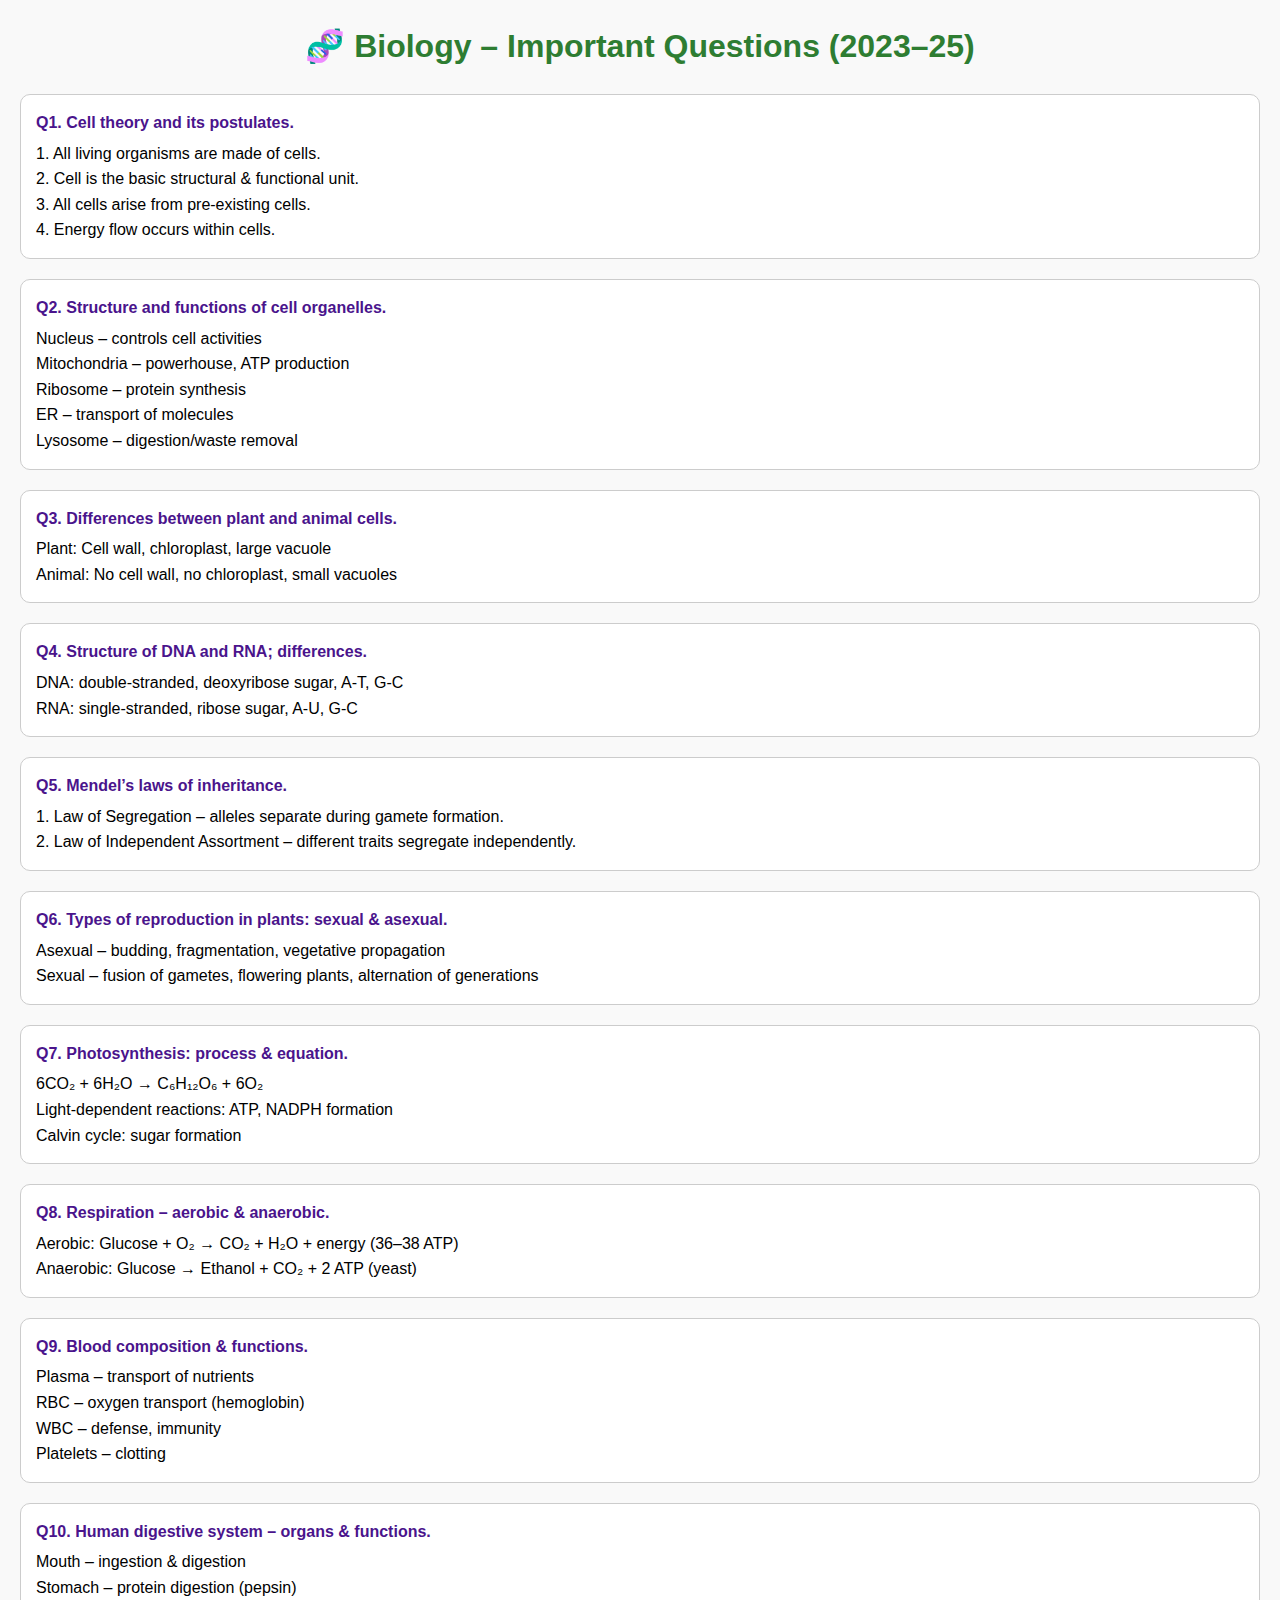
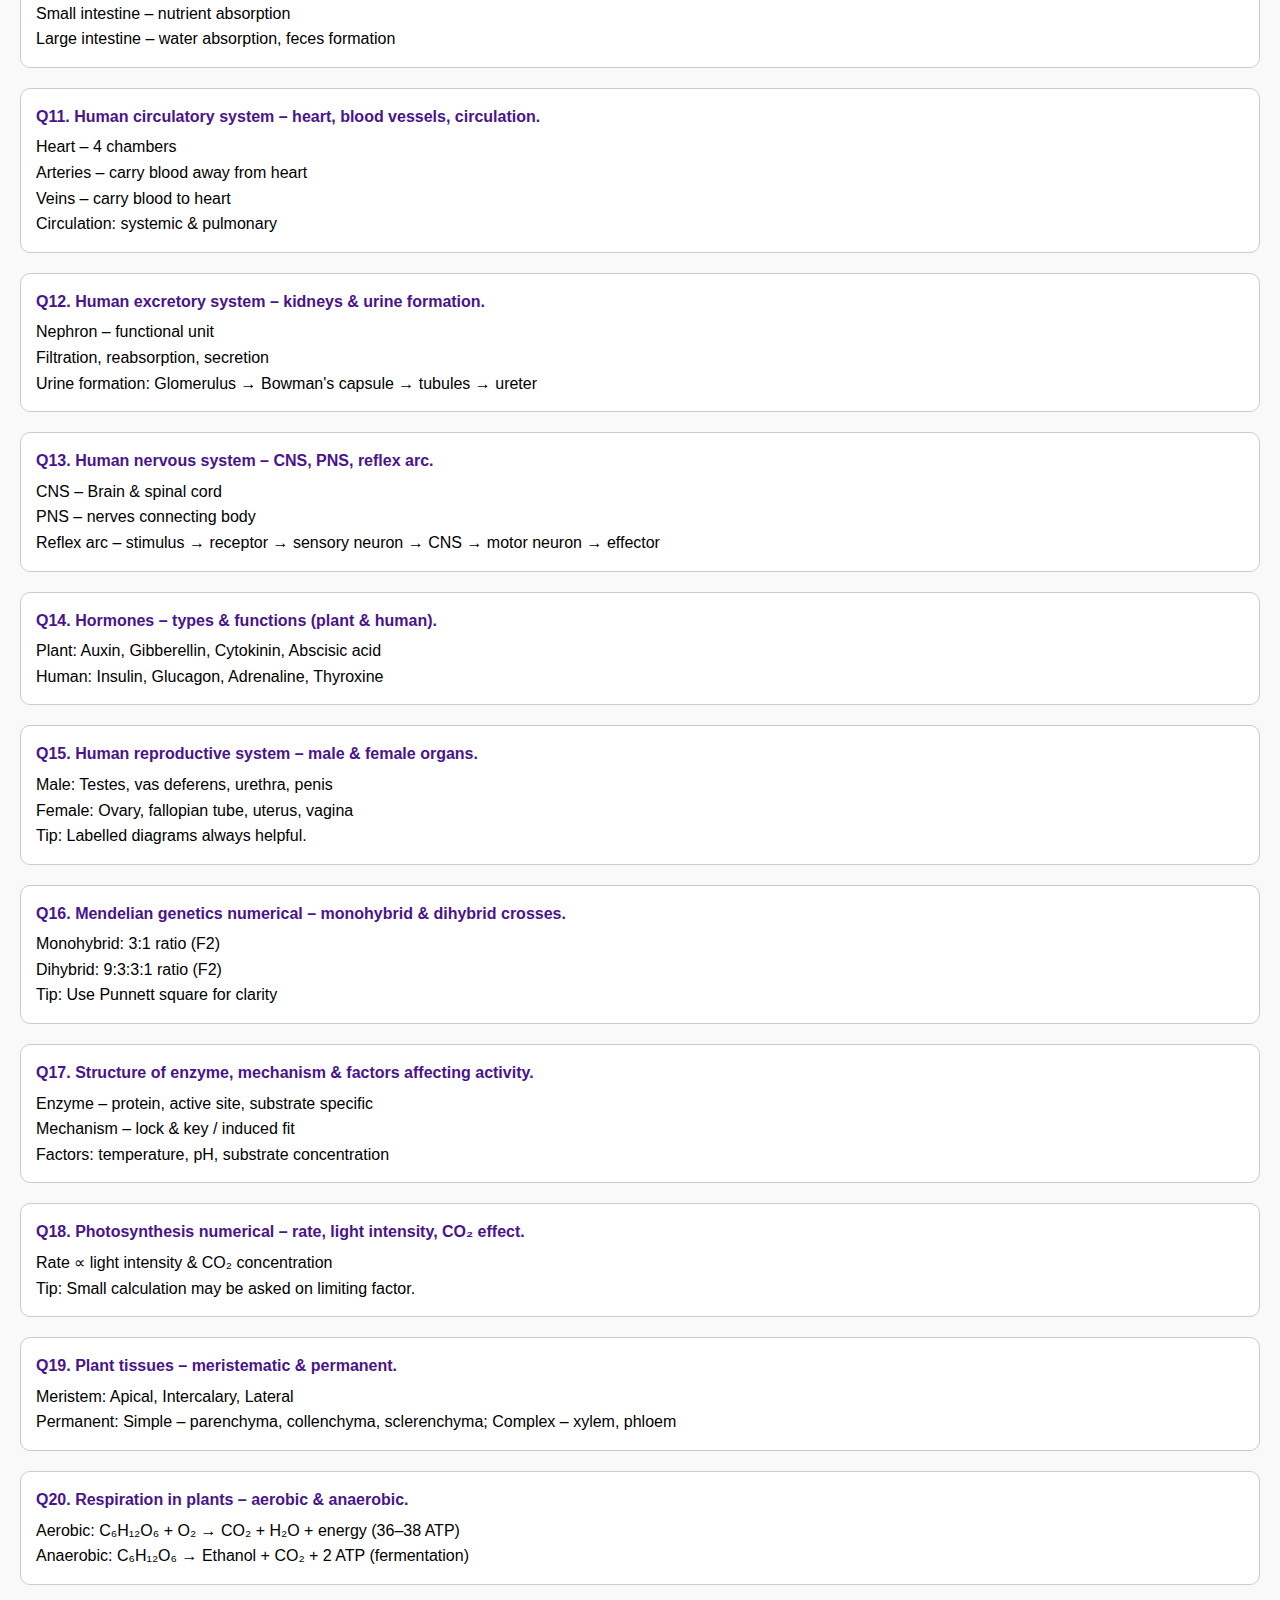
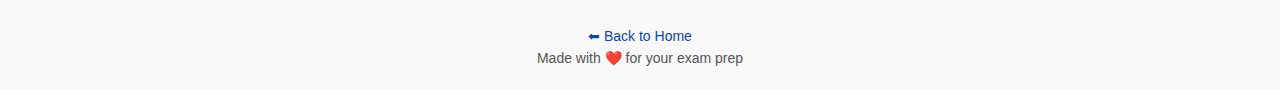
<file: biology/biology.html>
<!DOCTYPE html>
<html lang="en">
<head>
  <meta charset="UTF-8">
  <title>Biology - Important Questions (2023-25)</title>
  <style>
    body { font-family: Arial, sans-serif; margin: 20px; line-height: 1.6; background: #f9f9f9; }
    h1 { color: #2e7d32; text-align: center; }
    .question { margin: 20px 0; padding: 15px; border: 1px solid #ccc; border-radius: 10px; background: #fff; }
    .q { font-weight: bold; color: #4a148c; }
    .a { margin-top: 5px; }
    footer { text-align: center; margin-top: 40px; font-size: 14px; color: #555; }
    a { text-decoration: none; color: #0d47a1; }
  </style>
</head>
<body>

  <h1>🧬 Biology – Important Questions (2023–25)</h1>

  <!-- Q1 -->
  <div class="question">
    <div class="q">Q1. Cell theory and its postulates.</div>
    <div class="a">
      1. All living organisms are made of cells.<br>
      2. Cell is the basic structural & functional unit.<br>
      3. All cells arise from pre-existing cells.<br>
      4. Energy flow occurs within cells.
    </div>
  </div>

  <!-- Q2 -->
  <div class="question">
    <div class="q">Q2. Structure and functions of cell organelles.</div>
    <div class="a">
      Nucleus – controls cell activities<br>
      Mitochondria – powerhouse, ATP production<br>
      Ribosome – protein synthesis<br>
      ER – transport of molecules<br>
      Lysosome – digestion/waste removal
    </div>
  </div>

  <!-- Q3 -->
  <div class="question">
    <div class="q">Q3. Differences between plant and animal cells.</div>
    <div class="a">
      Plant: Cell wall, chloroplast, large vacuole<br>
      Animal: No cell wall, no chloroplast, small vacuoles
    </div>
  </div>

  <!-- Q4 -->
  <div class="question">
    <div class="q">Q4. Structure of DNA and RNA; differences.</div>
    <div class="a">
      DNA: double-stranded, deoxyribose sugar, A-T, G-C<br>
      RNA: single-stranded, ribose sugar, A-U, G-C
    </div>
  </div>

  <!-- Q5 -->
  <div class="question">
    <div class="q">Q5. Mendel’s laws of inheritance.</div>
    <div class="a">
      1. Law of Segregation – alleles separate during gamete formation.<br>
      2. Law of Independent Assortment – different traits segregate independently.
    </div>
  </div>

  <!-- Q6 -->
  <div class="question">
    <div class="q">Q6. Types of reproduction in plants: sexual & asexual.</div>
    <div class="a">
      Asexual – budding, fragmentation, vegetative propagation<br>
      Sexual – fusion of gametes, flowering plants, alternation of generations
    </div>
  </div>

  <!-- Q7 -->
  <div class="question">
    <div class="q">Q7. Photosynthesis: process & equation.</div>
    <div class="a">
      6CO₂ + 6H₂O → C₆H₁₂O₆ + 6O₂<br>
      Light-dependent reactions: ATP, NADPH formation<br>
      Calvin cycle: sugar formation
    </div>
  </div>

  <!-- Q8 -->
  <div class="question">
    <div class="q">Q8. Respiration – aerobic & anaerobic.</div>
    <div class="a">
      Aerobic: Glucose + O₂ → CO₂ + H₂O + energy (36–38 ATP)<br>
      Anaerobic: Glucose → Ethanol + CO₂ + 2 ATP (yeast)
    </div>
  </div>

  <!-- Q9 -->
  <div class="question">
    <div class="q">Q9. Blood composition & functions.</div>
    <div class="a">
      Plasma – transport of nutrients<br>
      RBC – oxygen transport (hemoglobin)<br>
      WBC – defense, immunity<br>
      Platelets – clotting
    </div>
  </div>

  <!-- Q10 -->
  <div class="question">
    <div class="q">Q10. Human digestive system – organs & functions.</div>
    <div class="a">
      Mouth – ingestion & digestion<br>
      Stomach – protein digestion (pepsin)<br>
      Small intestine – nutrient absorption<br>
      Large intestine – water absorption, feces formation
    </div>
  </div>

  <!-- Q11 -->
  <div class="question">
    <div class="q">Q11. Human circulatory system – heart, blood vessels, circulation.</div>
    <div class="a">
      Heart – 4 chambers<br>
      Arteries – carry blood away from heart<br>
      Veins – carry blood to heart<br>
      Circulation: systemic & pulmonary
    </div>
  </div>

  <!-- Q12 -->
  <div class="question">
    <div class="q">Q12. Human excretory system – kidneys & urine formation.</div>
    <div class="a">
      Nephron – functional unit<br>
      Filtration, reabsorption, secretion<br>
      Urine formation: Glomerulus → Bowman's capsule → tubules → ureter
    </div>
  </div>

  <!-- Q13 -->
  <div class="question">
    <div class="q">Q13. Human nervous system – CNS, PNS, reflex arc.</div>
    <div class="a">
      CNS – Brain & spinal cord<br>
      PNS – nerves connecting body<br>
      Reflex arc – stimulus → receptor → sensory neuron → CNS → motor neuron → effector
    </div>
  </div>

  <!-- Q14 -->
  <div class="question">
    <div class="q">Q14. Hormones – types & functions (plant & human).</div>
    <div class="a">
      Plant: Auxin, Gibberellin, Cytokinin, Abscisic acid<br>
      Human: Insulin, Glucagon, Adrenaline, Thyroxine
    </div>
  </div>

  <!-- Q15 -->
  <div class="question">
    <div class="q">Q15. Human reproductive system – male & female organs.</div>
    <div class="a">
      Male: Testes, vas deferens, urethra, penis<br>
      Female: Ovary, fallopian tube, uterus, vagina<br>
      Tip: Labelled diagrams always helpful.
    </div>
  </div>

  <!-- Q16 -->
  <div class="question">
    <div class="q">Q16. Mendelian genetics numerical – monohybrid & dihybrid crosses.</div>
    <div class="a">
      Monohybrid: 3:1 ratio (F2)<br>
      Dihybrid: 9:3:3:1 ratio (F2)<br>
      Tip: Use Punnett square for clarity
    </div>
  </div>

  <!-- Q17 -->
  <div class="question">
    <div class="q">Q17. Structure of enzyme, mechanism & factors affecting activity.</div>
    <div class="a">
      Enzyme – protein, active site, substrate specific<br>
      Mechanism – lock & key / induced fit<br>
      Factors: temperature, pH, substrate concentration
    </div>
  </div>

  <!-- Q18 -->
  <div class="question">
    <div class="q">Q18. Photosynthesis numerical – rate, light intensity, CO₂ effect.</div>
    <div class="a">
      Rate ∝ light intensity & CO₂ concentration<br>
      Tip: Small calculation may be asked on limiting factor.
    </div>
  </div>

  <!-- Q19 -->
  <div class="question">
    <div class="q">Q19. Plant tissues – meristematic & permanent.</div>
    <div class="a">
      Meristem: Apical, Intercalary, Lateral<br>
      Permanent: Simple – parenchyma, collenchyma, sclerenchyma; Complex – xylem, phloem
    </div>
  </div>

  <!-- Q20 -->
  <div class="question">
    <div class="q">Q20. Respiration in plants – aerobic & anaerobic.</div>
    <div class="a">
      Aerobic: C₆H₁₂O₆ + O₂ → CO₂ + H₂O + energy (36–38 ATP)<br>
      Anaerobic: C₆H₁₂O₆ → Ethanol + CO₂ + 2 ATP (fermentation)
    </div>
  </div>

  <footer>
    <a href="../index.html">⬅ Back to Home</a><br>
    Made with ❤️ for your exam prep
  </footer>

</body>
      </html>
</file>
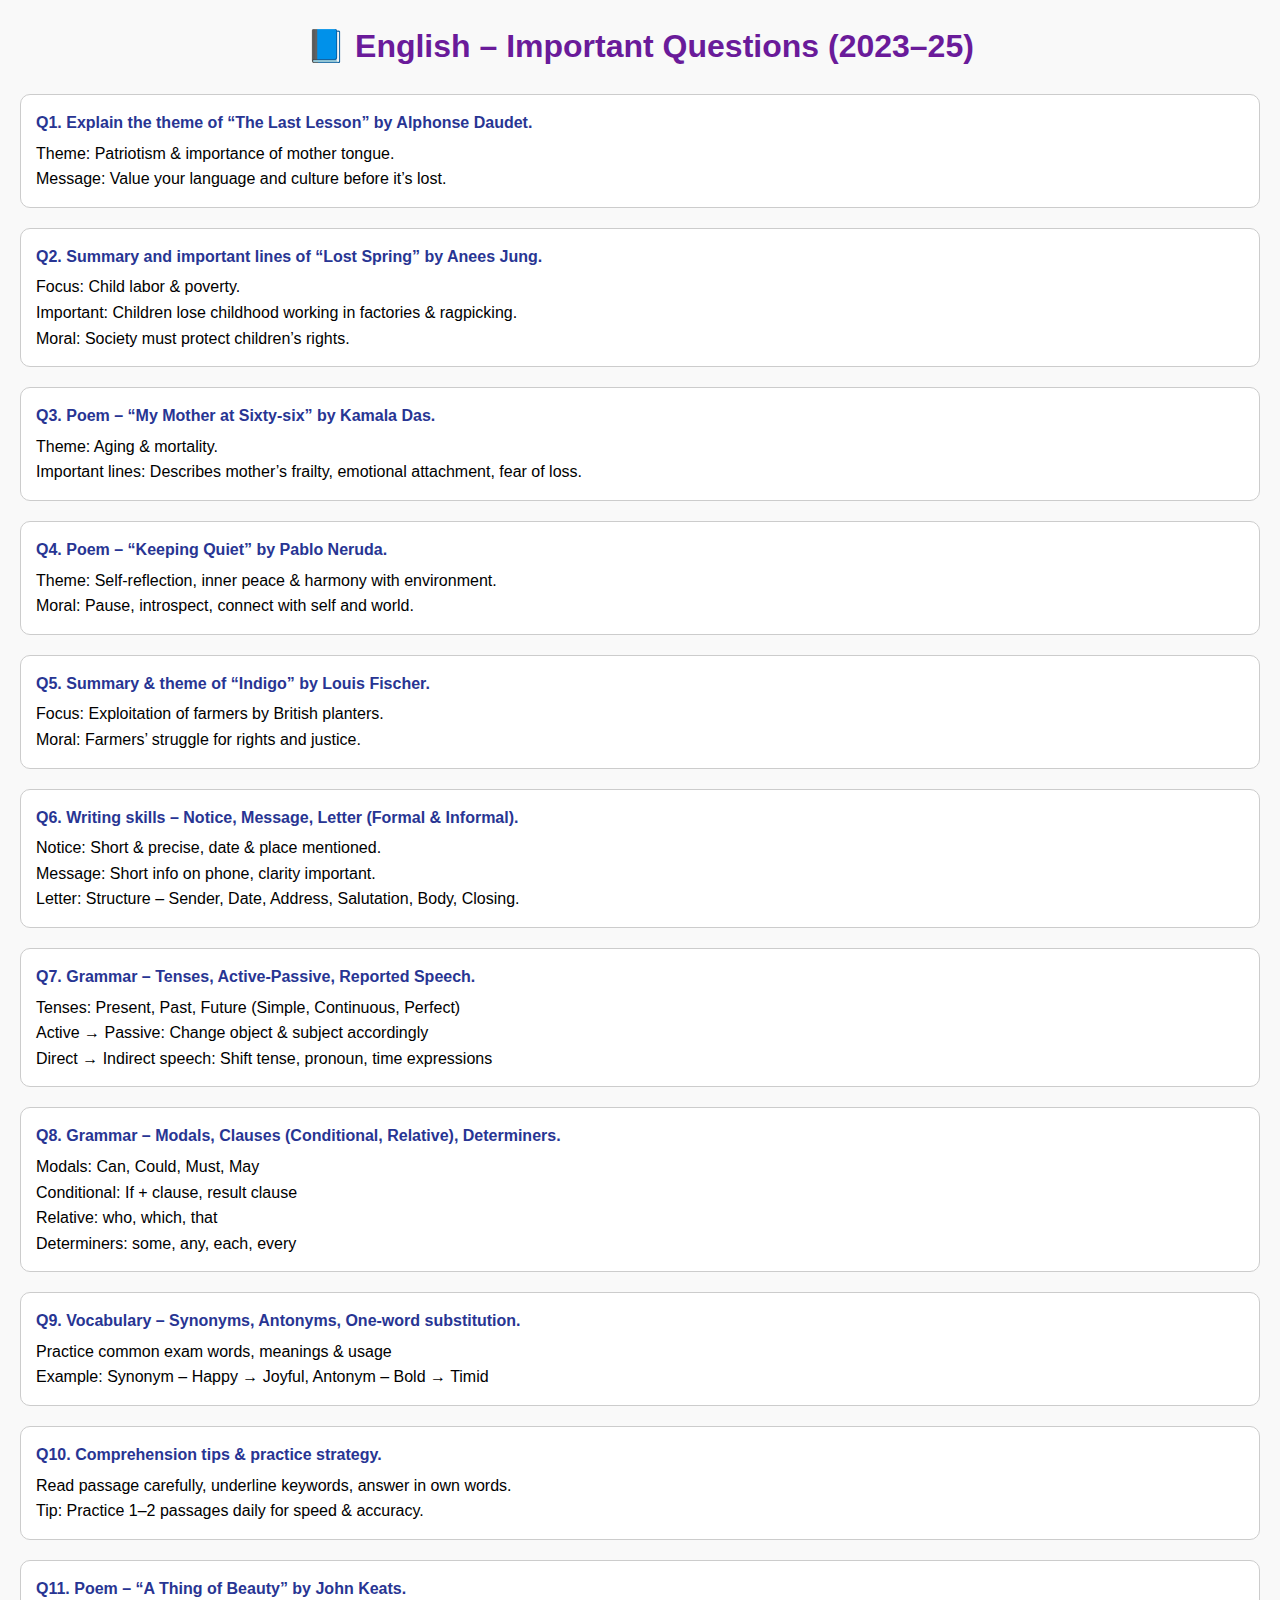
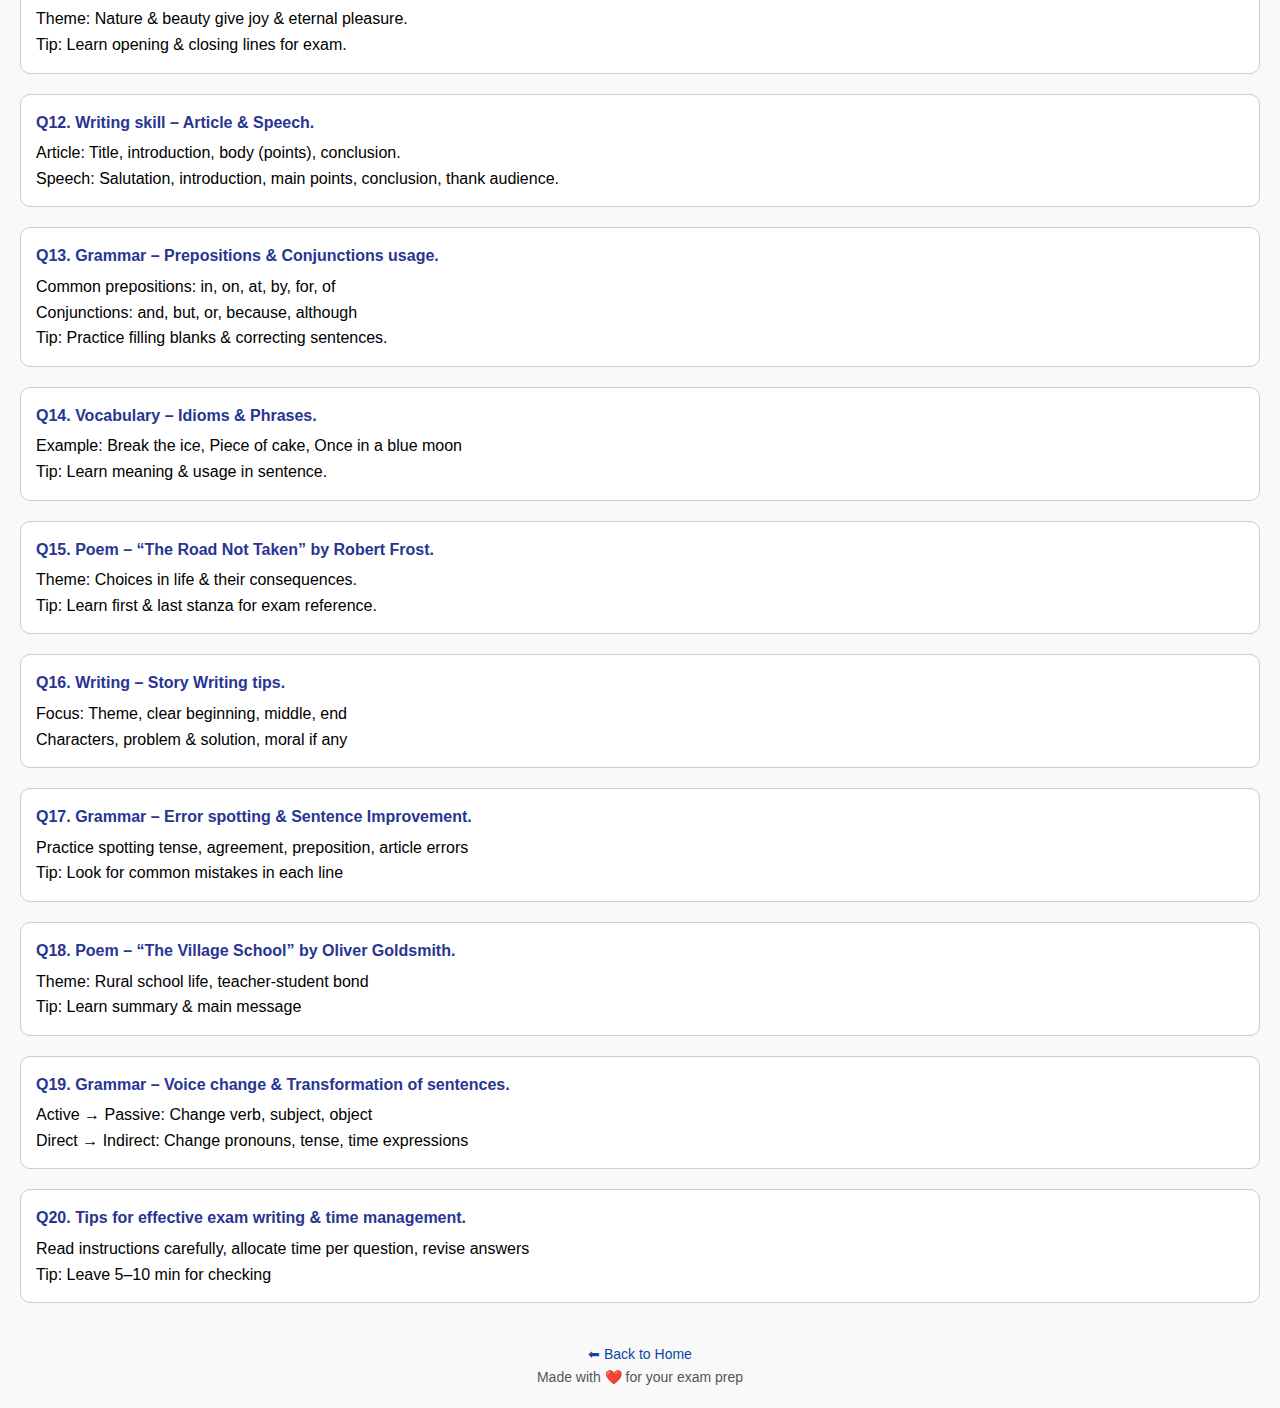
<file: english/english.html>
<!DOCTYPE html>
<html lang="en">
<head>
  <meta charset="UTF-8">
  <title>English - Important Questions (2023-25)</title>
  <style>
    body { font-family: Arial, sans-serif; margin: 20px; line-height: 1.6; background: #f9f9f9; }
    h1 { color: #6a1b9a; text-align: center; }
    .question { margin: 20px 0; padding: 15px; border: 1px solid #ccc; border-radius: 10px; background: #fff; }
    .q { font-weight: bold; color: #283593; }
    .a { margin-top: 5px; }
    footer { text-align: center; margin-top: 40px; font-size: 14px; color: #555; }
    a { text-decoration: none; color: #0d47a1; }
  </style>
</head>
<body>

  <h1>📘 English – Important Questions (2023–25)</h1>

  <!-- Q1 -->
  <div class="question">
    <div class="q">Q1. Explain the theme of “The Last Lesson” by Alphonse Daudet.</div>
    <div class="a">
      Theme: Patriotism & importance of mother tongue. <br>
      Message: Value your language and culture before it’s lost.
    </div>
  </div>

  <!-- Q2 -->
  <div class="question">
    <div class="q">Q2. Summary and important lines of “Lost Spring” by Anees Jung.</div>
    <div class="a">
      Focus: Child labor & poverty. <br>
      Important: Children lose childhood working in factories & ragpicking. <br>
      Moral: Society must protect children’s rights.
    </div>
  </div>

  <!-- Q3 -->
  <div class="question">
    <div class="q">Q3. Poem – “My Mother at Sixty-six” by Kamala Das.</div>
    <div class="a">
      Theme: Aging & mortality. <br>
      Important lines: Describes mother’s frailty, emotional attachment, fear of loss.
    </div>
  </div>

  <!-- Q4 -->
  <div class="question">
    <div class="q">Q4. Poem – “Keeping Quiet” by Pablo Neruda.</div>
    <div class="a">
      Theme: Self-reflection, inner peace & harmony with environment. <br>
      Moral: Pause, introspect, connect with self and world.
    </div>
  </div>

  <!-- Q5 -->
  <div class="question">
    <div class="q">Q5. Summary & theme of “Indigo” by Louis Fischer.</div>
    <div class="a">
      Focus: Exploitation of farmers by British planters. <br>
      Moral: Farmers’ struggle for rights and justice.
    </div>
  </div>

  <!-- Q6 -->
  <div class="question">
    <div class="q">Q6. Writing skills – Notice, Message, Letter (Formal & Informal).</div>
    <div class="a">
      Notice: Short & precise, date & place mentioned. <br>
      Message: Short info on phone, clarity important. <br>
      Letter: Structure – Sender, Date, Address, Salutation, Body, Closing.
    </div>
  </div>

  <!-- Q7 -->
  <div class="question">
    <div class="q">Q7. Grammar – Tenses, Active-Passive, Reported Speech.</div>
    <div class="a">
      Tenses: Present, Past, Future (Simple, Continuous, Perfect) <br>
      Active → Passive: Change object & subject accordingly <br>
      Direct → Indirect speech: Shift tense, pronoun, time expressions
    </div>
  </div>

  <!-- Q8 -->
  <div class="question">
    <div class="q">Q8. Grammar – Modals, Clauses (Conditional, Relative), Determiners.</div>
    <div class="a">
      Modals: Can, Could, Must, May <br>
      Conditional: If + clause, result clause <br>
      Relative: who, which, that <br>
      Determiners: some, any, each, every
    </div>
  </div>

  <!-- Q9 -->
  <div class="question">
    <div class="q">Q9. Vocabulary – Synonyms, Antonyms, One-word substitution.</div>
    <div class="a">
      Practice common exam words, meanings & usage <br>
      Example: Synonym – Happy → Joyful, Antonym – Bold → Timid
    </div>
  </div>

  <!-- Q10 -->
  <div class="question">
    <div class="q">Q10. Comprehension tips & practice strategy.</div>
    <div class="a">
      Read passage carefully, underline keywords, answer in own words. <br>
      Tip: Practice 1–2 passages daily for speed & accuracy.
    </div>
  </div>

  <!-- Q11 -->
  <div class="question">
    <div class="q">Q11. Poem – “A Thing of Beauty” by John Keats.</div>
    <div class="a">
      Theme: Nature & beauty give joy & eternal pleasure. <br>
      Tip: Learn opening & closing lines for exam.
    </div>
  </div>

  <!-- Q12 -->
  <div class="question">
    <div class="q">Q12. Writing skill – Article & Speech.</div>
    <div class="a">
      Article: Title, introduction, body (points), conclusion. <br>
      Speech: Salutation, introduction, main points, conclusion, thank audience.
    </div>
  </div>

  <!-- Q13 -->
  <div class="question">
    <div class="q">Q13. Grammar – Prepositions & Conjunctions usage.</div>
    <div class="a">
      Common prepositions: in, on, at, by, for, of <br>
      Conjunctions: and, but, or, because, although <br>
      Tip: Practice filling blanks & correcting sentences.
    </div>
  </div>

  <!-- Q14 -->
  <div class="question">
    <div class="q">Q14. Vocabulary – Idioms & Phrases.</div>
    <div class="a">
      Example: Break the ice, Piece of cake, Once in a blue moon <br>
      Tip: Learn meaning & usage in sentence.
    </div>
  </div>

  <!-- Q15 -->
  <div class="question">
    <div class="q">Q15. Poem – “The Road Not Taken” by Robert Frost.</div>
    <div class="a">
      Theme: Choices in life & their consequences. <br>
      Tip: Learn first & last stanza for exam reference.
    </div>
  </div>

  <!-- Q16 -->
  <div class="question">
    <div class="q">Q16. Writing – Story Writing tips.</div>
    <div class="a">
      Focus: Theme, clear beginning, middle, end <br>
      Characters, problem & solution, moral if any
    </div>
  </div>

  <!-- Q17 -->
  <div class="question">
    <div class="q">Q17. Grammar – Error spotting & Sentence Improvement.</div>
    <div class="a">
      Practice spotting tense, agreement, preposition, article errors <br>
      Tip: Look for common mistakes in each line
    </div>
  </div>

  <!-- Q18 -->
  <div class="question">
    <div class="q">Q18. Poem – “The Village School” by Oliver Goldsmith.</div>
    <div class="a">
      Theme: Rural school life, teacher-student bond <br>
      Tip: Learn summary & main message
    </div>
  </div>

  <!-- Q19 -->
  <div class="question">
    <div class="q">Q19. Grammar – Voice change & Transformation of sentences.</div>
    <div class="a">
      Active → Passive: Change verb, subject, object <br>
      Direct → Indirect: Change pronouns, tense, time expressions
    </div>
  </div>

  <!-- Q20 -->
  <div class="question">
    <div class="q">Q20. Tips for effective exam writing & time management.</div>
    <div class="a">
      Read instructions carefully, allocate time per question, revise answers <br>
      Tip: Leave 5–10 min for checking
    </div>
  </div>

  <footer>
    <a href="../index.html">⬅ Back to Home</a><br>
    Made with ❤️ for your exam prep
  </footer>

</body>
  </html>
</file>
